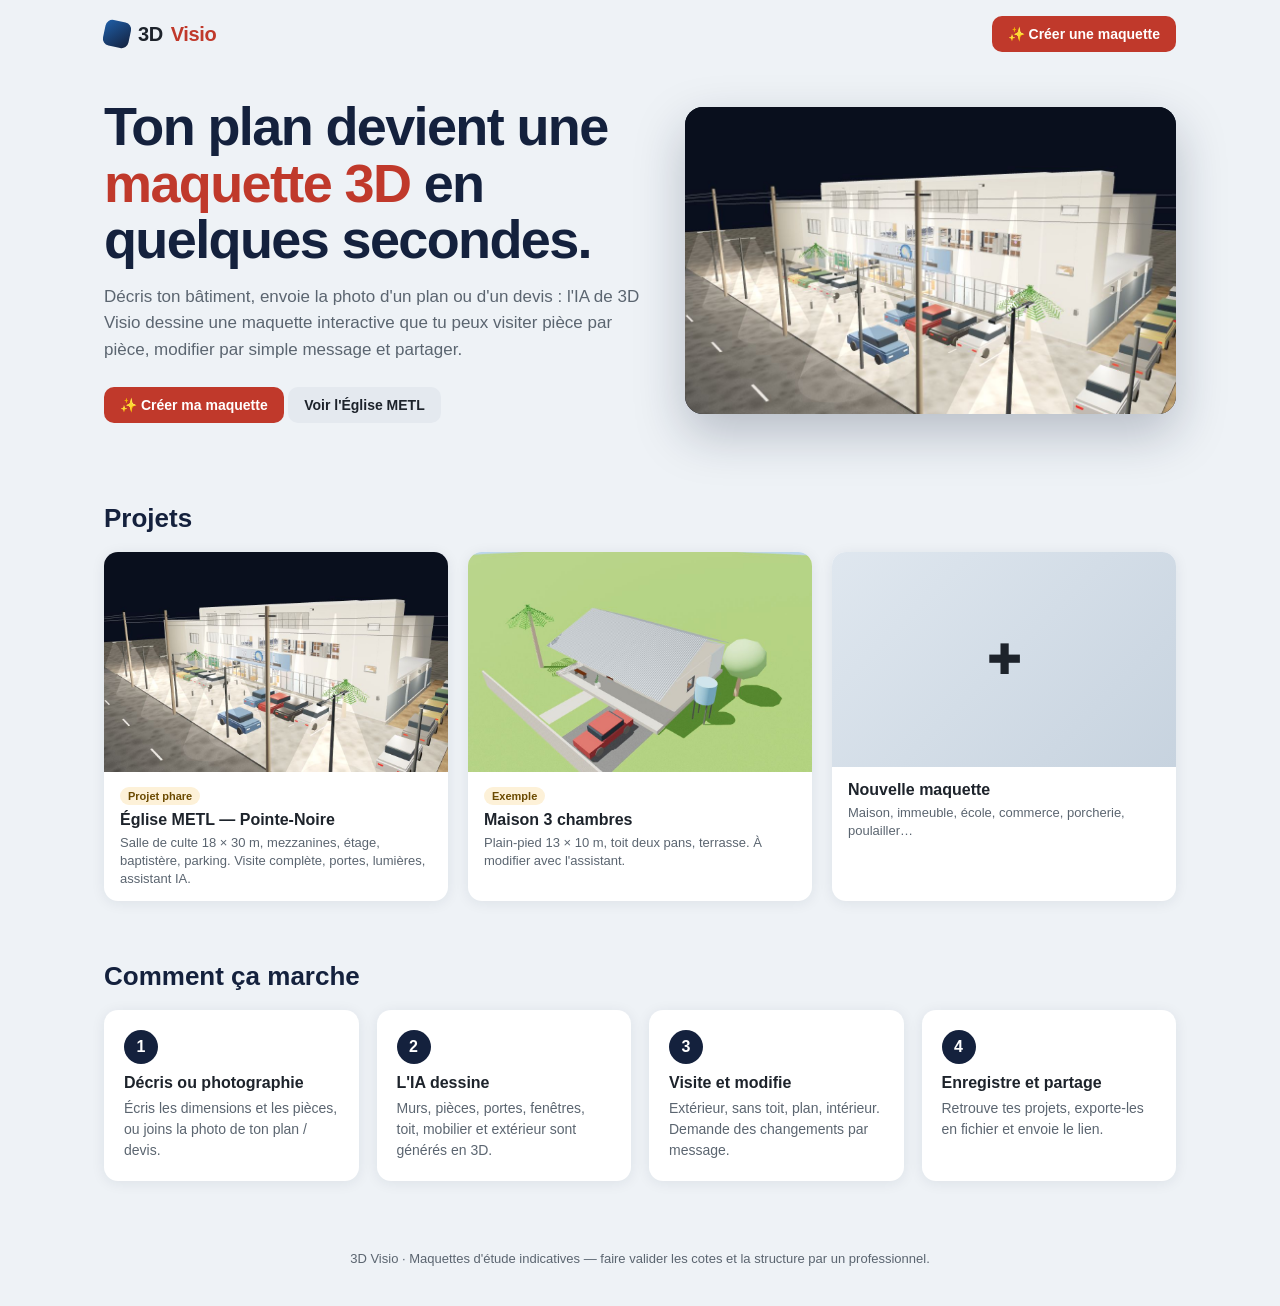
<file: index.html>
<!DOCTYPE html>
<html lang="fr"><head><meta charset="utf-8"><meta name="viewport" content="width=device-width,initial-scale=1">
<title>3D Visio — Maquettes 3D de bâtiments par l'IA</title>
<meta name="description" content="3D Visio transforme un plan, un devis ou une description en maquette 3D interactive : maisons, églises, immeubles, bâtiments agricoles.">
<link rel="stylesheet" href="/lib/visio.css">
<style>
nav{display:flex;align-items:center;justify-content:space-between;padding:16px 5vw;max-width:1200px;margin:0 auto}
.hero{max-width:1200px;margin:0 auto;padding:30px 5vw 50px;display:grid;grid-template-columns:1.1fr 1fr;gap:40px;align-items:center}
.hero h1{font-size:clamp(32px,5vw,54px);line-height:1.05;margin:0 0 16px;letter-spacing:-.03em;color:var(--navy)}.hero h1 span{color:var(--red)}
.hero p{font-size:17px;color:var(--mute);line-height:1.55;margin:0 0 24px}
.hero .shot{border-radius:18px;overflow:hidden;box-shadow:0 20px 50px rgba(20,33,61,.25);aspect-ratio:16/10;background:#0b1020}.hero .shot img{width:100%;height:100%;object-fit:cover;display:block}
section{max-width:1200px;margin:0 auto;padding:30px 5vw}h2{font-size:26px;margin:0 0 18px;color:var(--navy)}
.grid{display:grid;grid-template-columns:repeat(auto-fill,minmax(270px,1fr));gap:20px}
.proj{text-decoration:none;overflow:hidden;display:flex;flex-direction:column;transition:transform .15s}.proj:hover{transform:translateY(-3px)}
.proj .im{aspect-ratio:16/10;background:linear-gradient(135deg,#dfe7ef,#c7d3df);display:flex;align-items:center;justify-content:center;font-size:42px}.proj .im img{width:100%;height:100%;object-fit:cover}
.proj .tx{padding:14px 16px}.proj b{display:block;font-size:16px;margin-bottom:4px}.proj span{font-size:13px;color:var(--mute)}
.tag{display:inline-block;background:#fdf1d8;color:#6b4a00;font-size:11px;font-weight:700;padding:3px 8px;border-radius:10px;margin-bottom:6px}
.steps{display:grid;grid-template-columns:repeat(auto-fit,minmax(220px,1fr));gap:18px}.steps .card{padding:20px}.steps .n{width:34px;height:34px;border-radius:50%;background:var(--navy);color:#fff;display:flex;align-items:center;justify-content:center;font-weight:800;margin-bottom:10px}
.steps p{color:var(--mute);font-size:14px;line-height:1.5;margin:6px 0 0}
footer{text-align:center;color:var(--mute);font-size:13px;padding:40px 5vw}
@media(max-width:800px){.hero{grid-template-columns:1fr}}
</style></head><body>
<nav><a class="logo" href="/"><span class="cube"></span>3D<b>Visio</b></a><a class="btn primary" href="/creer/">✨ Créer une maquette</a></nav>
<div class="hero">
  <div><h1>Ton plan devient une <span>maquette 3D</span> en quelques secondes.</h1>
  <p>Décris ton bâtiment, envoie la photo d'un plan ou d'un devis : l'IA de 3D Visio dessine une maquette interactive que tu peux visiter pièce par pièce, modifier par simple message et partager.</p>
  <a class="btn primary" href="/creer/">✨ Créer ma maquette</a> <a class="btn" href="/eglise/">Voir l'Église METL</a></div>
  <a class="shot" href="/eglise/"><img src="/projets/eglise.jpg" alt="Maquette 3D de l'Église METL"></a>
</div>
<section><h2>Projets</h2><div class="grid" id="grid">
  <a class="proj card" href="/eglise/"><div class="im"><img src="/projets/eglise.jpg" alt=""></div><div class="tx"><div class="tag">Projet phare</div><b>Église METL — Pointe-Noire</b><span>Salle de culte 18 × 30 m, mezzanines, étage, baptistère, parking. Visite complète, portes, lumières, assistant IA.</span></div></a>
  <a class="proj card" href="/creer/?demo=maison"><div class="im"><img src="/projets/maison.jpg" alt=""></div><div class="tx"><div class="tag">Exemple</div><b>Maison 3 chambres</b><span>Plain-pied 13 × 10 m, toit deux pans, terrasse. À modifier avec l'assistant.</span></div></a>
  <a class="proj card" href="/creer/"><div class="im">✚</div><div class="tx"><b>Nouvelle maquette</b><span>Maison, immeuble, école, commerce, porcherie, poulailler…</span></div></a>
</div></section>
<section><h2>Comment ça marche</h2><div class="steps">
  <div class="card"><div class="n">1</div><b>Décris ou photographie</b><p>Écris les dimensions et les pièces, ou joins la photo de ton plan / devis.</p></div>
  <div class="card"><div class="n">2</div><b>L'IA dessine</b><p>Murs, pièces, portes, fenêtres, toit, mobilier et extérieur sont générés en 3D.</p></div>
  <div class="card"><div class="n">3</div><b>Visite et modifie</b><p>Extérieur, sans toit, plan, intérieur. Demande des changements par message.</p></div>
  <div class="card"><div class="n">4</div><b>Enregistre et partage</b><p>Retrouve tes projets, exporte-les en fichier et envoie le lien.</p></div>
</div></section>
<footer>3D Visio · Maquettes d'étude indicatives — faire valider les cotes et la structure par un professionnel.</footer>
<script>
(function(){let list=[];try{list=JSON.parse(localStorage.getItem('visio_projects')||'[]')}catch(e){}
if(!list.length)return;const g=document.getElementById('grid');const h=document.createElement('h2');h.textContent='Mes maquettes';h.style.margin='34px 0 18px';
const box=document.createElement('div');box.className='grid';list.forEach(p=>{const a=document.createElement('a');a.className='proj card';a.href='/creer/?p='+encodeURIComponent(p.id);
a.innerHTML='<div class="im">🏠</div><div class="tx"><b></b><span></span></div>';a.querySelector('b').textContent=p.nom||'Maquette';a.querySelector('span').textContent='Modifié le '+new Date(p.date).toLocaleDateString('fr-FR');box.appendChild(a);});
g.parentNode.appendChild(h);g.parentNode.appendChild(box);})();
</script>
</body></html>
</file>
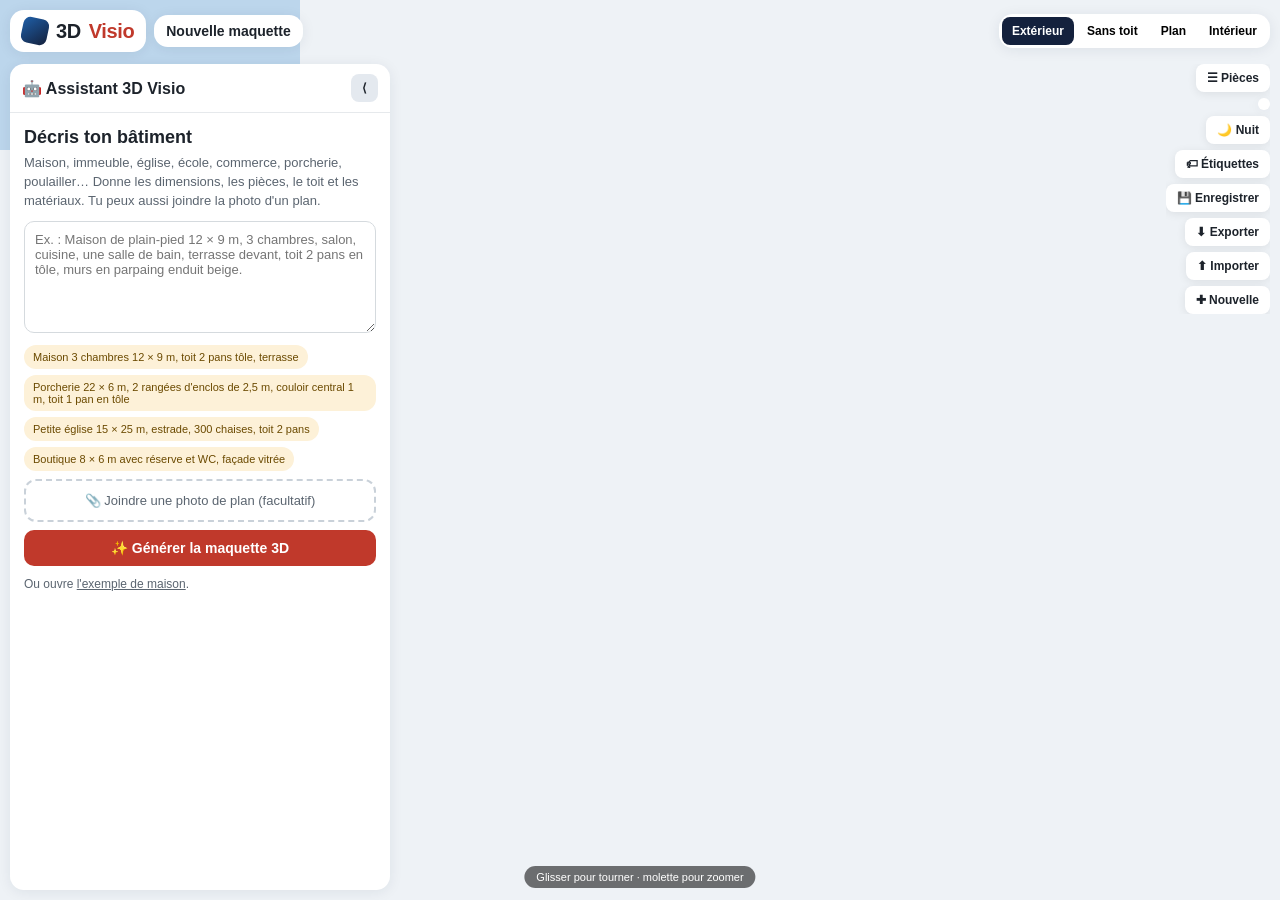
<file: creer/index.html>
<!DOCTYPE html>
<html lang="fr"><head><meta charset="utf-8"><meta name="viewport" content="width=device-width,initial-scale=1,maximum-scale=1">
<title>Créer une maquette — 3D Visio</title>
<link rel="stylesheet" href="/lib/visio.css">
<style>
html,body{height:100%;overflow:hidden}
#app{position:fixed;inset:0}
#top{position:fixed;top:10px;left:10px;right:10px;display:flex;gap:8px;align-items:center;flex-wrap:wrap;pointer-events:none;z-index:5}
#top>*{pointer-events:auto}
#title{padding:8px 12px;font-weight:700;font-size:14px;max-width:40vw;white-space:nowrap;overflow:hidden;text-overflow:ellipsis}
#views{display:flex;gap:3px;padding:3px;margin-left:auto}#views button{border:0;background:transparent;padding:7px 10px;border-radius:8px;font-weight:700;font-size:12px;cursor:pointer}#views button.on{background:var(--navy);color:#fff}
#tools{position:fixed;top:64px;right:10px;display:flex;flex-direction:column;gap:6px;align-items:flex-end;z-index:5;max-height:calc(100vh - 140px);overflow-y:auto}
#tools .btn{box-shadow:0 2px 10px rgba(0,0,0,.08);background:#fff}
#rooms{display:none;flex-direction:column;gap:4px;padding:8px;max-height:50vh;overflow:auto;width:230px}#rooms.open{display:flex}#rooms button{text-align:left;border:0;background:#eef1f4;border-radius:8px;padding:7px 9px;font-size:12px;font-weight:600;cursor:pointer}
#levels{display:flex;flex-wrap:wrap;gap:4px;padding:6px;justify-content:flex-end}#levels button{border:0;border-radius:8px;padding:6px 9px;font-size:12px;font-weight:700;cursor:pointer;background:var(--navy);color:#fff}#levels button.off{background:#dde3e9;color:#556}
#panel{position:fixed;left:10px;bottom:10px;top:64px;width:min(380px,94vw);display:flex;flex-direction:column;z-index:6;overflow:hidden;transition:transform .25s}
#panel.hidden{transform:translateX(-110%)}
#panel .hd{display:flex;justify-content:space-between;align-items:center;padding:10px 12px;border-bottom:1px solid #e6e9ec}
#wiz{padding:14px;overflow:auto}#wiz h2{margin:0 0 6px;font-size:18px}#wiz p{margin:0 0 10px;color:var(--mute);font-size:13px;line-height:1.45}
#wiz textarea,#chatIn{width:100%;border:1px solid #d5dade;border-radius:10px;padding:10px;font:inherit;font-size:13px;resize:vertical}
#wiz .ex{display:flex;flex-wrap:wrap;gap:6px;margin:8px 0}#wiz .ex button{border:0;background:#fdf1d8;color:#6b4a00;font-size:11px;padding:6px 9px;border-radius:12px;cursor:pointer;text-align:left}
#drop{border:2px dashed #c9d1d9;border-radius:12px;padding:12px;text-align:center;font-size:13px;color:var(--mute);margin:8px 0;cursor:pointer}#drop img{max-width:100%;max-height:140px;border-radius:8px;display:block;margin:6px auto 0}
#chat{display:none;flex-direction:column;flex:1;min-height:0}#chat.on{display:flex}
#log{flex:1;overflow:auto;padding:10px;display:flex;flex-direction:column;gap:7px;font-size:13px;line-height:1.4}
.m{padding:8px 11px;border-radius:12px;max-width:90%;white-space:pre-wrap}.m.u{align-self:flex-end;background:var(--navy);color:#fff}.m.a{align-self:flex-start;background:#eef1f4}
#chat .ft{display:flex;gap:6px;padding:8px;border-top:1px solid #e6e9ec}#chatIn{resize:none}
#toggle{position:fixed;left:10px;bottom:10px;z-index:7;display:none}
#hint{position:fixed;bottom:12px;left:50%;transform:translateX(-50%);background:rgba(0,0,0,.55);color:#fff;font-size:11px;padding:5px 12px;border-radius:14px;pointer-events:none;max-width:90vw;text-align:center}
#busy{display:none;position:fixed;inset:0;background:rgba(238,242,246,.6);z-index:20;align-items:center;justify-content:center;font-weight:700}#busy.on{display:flex}
#busy .spin{width:38px;height:38px;border:4px solid #c9d1d9;border-top-color:var(--red);border-radius:50%;animation:s 1s linear infinite;margin-right:12px}@keyframes s{to{transform:rotate(360deg)}}
@media(max-width:700px){#title{display:none}#panel{top:auto;height:55vh}}
</style></head><body>
<div id="app"></div>
<div id="top"><a class="logo card" href="/" style="padding:8px 12px"><span class="cube"></span>3D<b>Visio</b></a><div id="title" class="card">Nouvelle maquette</div>
<div id="views" class="card"><button data-v="ext" class="on">Extérieur</button><button data-v="notoit">Sans toit</button><button data-v="plan">Plan</button><button data-v="int">Intérieur</button></div></div>
<div id="tools">
  <button class="btn small" id="roomsBtn">☰ Pièces</button><div id="rooms" class="card"></div>
  <div id="levels" class="card"></div>
  <button class="btn small" id="nightBtn">🌙 Nuit</button>
  <button class="btn small" id="lblBtn">🏷 Étiquettes</button>
  <button class="btn small" id="saveBtn">💾 Enregistrer</button>
  <button class="btn small" id="expBtn">⬇ Exporter</button>
  <label class="btn small" style="cursor:pointer">⬆ Importer<input id="impIn" type="file" accept=".json,application/json" hidden></label>
  <button class="btn small" id="newBtn">✚ Nouvelle</button>
</div>
<aside id="panel" class="card">
  <div class="hd"><b>🤖 Assistant 3D Visio</b><button class="btn small" id="hideBtn">⟨</button></div>
  <div id="wiz">
    <h2>Décris ton bâtiment</h2>
    <p>Maison, immeuble, église, école, commerce, porcherie, poulailler… Donne les dimensions, les pièces, le toit et les matériaux. Tu peux aussi joindre la photo d'un plan.</p>
    <textarea id="desc" rows="6" placeholder="Ex. : Maison de plain-pied 12 × 9 m, 3 chambres, salon, cuisine, une salle de bain, terrasse devant, toit 2 pans en tôle, murs en parpaing enduit beige."></textarea>
    <div class="ex"><button>Maison 3 chambres 12 × 9 m, toit 2 pans tôle, terrasse</button><button>Porcherie 22 × 6 m, 2 rangées d'enclos de 2,5 m, couloir central 1 m, toit 1 pan en tôle</button><button>Petite église 15 × 25 m, estrade, 300 chaises, toit 2 pans</button><button>Boutique 8 × 6 m avec réserve et WC, façade vitrée</button></div>
    <div id="drop">📎 Joindre une photo de plan (facultatif)<input id="planIn" type="file" accept="image/*" hidden><div id="planPrev"></div></div>
    <button class="btn primary" id="genBtn" style="width:100%;justify-content:center">✨ Générer la maquette 3D</button>
    <p style="margin-top:10px;font-size:12px">Ou ouvre <a href="/creer/?demo=maison">l'exemple de maison</a>.</p>
  </div>
  <div id="chat"><div id="log"></div><div class="ft"><textarea id="chatIn" rows="2" placeholder="Demande une modification… (ex. ajoute une chambre au nord, toit en tuiles)"></textarea><button class="btn primary" id="sendBtn">➤</button></div></div>
</aside>
<button class="btn dark" id="toggle">🤖 Assistant</button>
<div id="hint">Glisser pour tourner · molette pour zoomer</div>
<div id="busy"><div class="spin"></div><span id="busyTxt">L'IA dessine ta maquette…</span></div>
<script src="/lib/three.min.js"></script><script src="/lib/OrbitControls.js"></script><script src="/lib/engine.js"></script><script src="/lib/ai.js"></script>
<script>
(function(){
const $=id=>document.getElementById(id);
const V=Visio.Viewer($('app'),{onView:v=>{document.querySelectorAll('#views button').forEach(b=>b.classList.toggle('on',b.dataset.v===v));$('hint').textContent=v==='int'?'Souris : regarder · Z/W avancer · S reculer · Q/A–D côté · ←→ tourner · PgUp/PgDn monter · Maj courir':'Glisser pour tourner · molette pour zoomer';}});
let spec=null,pid=null,hist=[],planB64=null,night=false;
const store={all(){try{return JSON.parse(localStorage.getItem('visio_projects')||'[]')}catch(e){return []}},save(list){try{localStorage.setItem('visio_projects',JSON.stringify(list))}catch(e){}}};
function show(s){spec=Visio.normalize(s);V.load(spec);$('title').textContent=spec.nom||'Maquette';document.title=(spec.nom||'Maquette')+' — 3D Visio';
  const m=V.model;$('rooms').innerHTML=m.rooms.map(r=>`<button data-r="${r.id}">${r.nom} <small style="color:#889">(${m.levels[r.niveau].nom})</small></button>`).join('');
  $('levels').innerHTML=m.levels.map((l,i)=>`<button data-l="${i}">${l.nom}</button>`).join('');$('wiz').style.display='none';$('chat').classList.add('on');}
function save(){if(!spec)return;const list=store.all();if(!pid)pid='p'+Date.now();const i=list.findIndex(p=>p.id===pid);const item={id:pid,nom:spec.nom,date:Date.now(),spec};if(i>=0)list[i]=item;else list.unshift(item);store.save(list.slice(0,30));history.replaceState(null,'','/creer/?p='+pid);}
function add(role,t){const d=document.createElement('div');d.className='m '+role;d.textContent=t;$('log').appendChild(d);$('log').scrollTop=1e9;return d;}
const tools=[
 {name:'definir_maquette',description:"Crée ou remplace entièrement la maquette 3D. Fournis TOUJOURS la maquette complète (toutes les pièces, ouvertures, mobilier, toit, extérieur), y compris ce qui ne change pas.",inputSchema:Visio.SCHEMA,execute:(s)=>{show(s);save();const m=V.model;return `Maquette affichée : ${m.rooms.length} pièces, ${m.levels.length} niveau(x), emprise ${(m.bounds.maxX-m.bounds.minX).toFixed(1)} × ${(m.bounds.maxZ-m.bounds.minZ).toFixed(1)} m.`;}},
 {name:'aller_piece',description:'Entre dans une pièce (id) en vue intérieure.',inputSchema:{type:'object',properties:{id:{type:'string'}},required:['id']},execute:({id})=>V.goRoom(id)?'ok':'pièce introuvable'},
 {name:'vue',description:'Change la vue : ext, notoit, plan, int.',inputSchema:{type:'object',properties:{v:{type:'string',enum:['ext','notoit','plan','int']}},required:['v']},execute:({v})=>{V.setView(v);return 'ok';}},
 {name:'nuit',description:'Active (true) ou désactive (false) le mode nuit.',inputSchema:{type:'object',properties:{on:{type:'boolean'}},required:['on']},execute:({on})=>{night=on;V.setNight(on);return 'ok';}}];
function system(){return `Tu es l'architecte IA de 3D Visio. Tu crées et modifies des maquettes 3D de bâtiments (maisons, immeubles, églises, écoles, commerces, bâtiments agricoles…) à partir de descriptions, de devis ou de photos de plans. Tu réponds en français, en phrases courtes, étape par étape.
Pour créer ou modifier une maquette, appelle l'outil definir_maquette avec la maquette COMPLÈTE. Ensuite, résume en 3 à 6 lignes : dimensions, pièces, et les points à vérifier (cotes manquantes ou contradictoires et la valeur choisie).
Si la demande vient d'une photo de plan : lis toutes les cotes, pièces, murs, portes et fenêtres ; respecte les proportions.
${Visio.GUIDE}
${spec?'MAQUETTE ACTUELLE (JSON) :\n'+JSON.stringify(spec):'Aucune maquette pour le moment.'}`;}
let busy=false;
async function ask(text,withImage){if(busy)return;busy=true;$('sendBtn').disabled=$('genBtn').disabled=true;$('busy').classList.add('on');$('busyTxt').textContent=spec?"L'IA modifie la maquette…":"L'IA dessine ta maquette… (20 à 60 s)";
  add('u',text);const out=add('a','…');
  try{const content=withImage&&planB64?[{type:'image',source:{type:'base64',media_type:'image/jpeg',data:planB64}},{type:'text',text}]:text;
    const msgs=hist.concat([{role:'user',content}]);
    const r=await VisioAI.loop({system:system(),messages:msgs,tools,tool_choice:spec?undefined:{type:'tool',name:'definir_maquette'},max_tokens:16000,onText:({text})=>{out.textContent=text;}});
    out.textContent=r.text||'Maquette mise à jour.';hist.push({role:'user',content:text},{role:'assistant',content:out.textContent});if(hist.length>12)hist=hist.slice(-12);}
  catch(e){out.textContent=e.code==='rate_limited'?'Trop de demandes, réessaie dans quelques minutes.':e.code==='not_configured'?"Le site n'a pas encore de clé IA configurée (voir le guide de mise en ligne).":'Erreur : '+e.message;}
  finally{busy=false;$('sendBtn').disabled=$('genBtn').disabled=false;$('busy').classList.remove('on');}}
$('genBtn').onclick=()=>{const t=$('desc').value.trim()||(planB64?'Crée la maquette 3D à partir de ce plan.':'');if(!t)return $('desc').focus();$('wiz').style.display='none';$('chat').classList.add('on');ask(t,true);};
document.querySelectorAll('#wiz .ex button').forEach(b=>b.onclick=()=>{$('desc').value=b.textContent;});
$('drop').onclick=()=>$('planIn').click();$('planIn').onchange=async e=>{const f=e.target.files[0];if(!f)return;planB64=await VisioAI.imageToBase64(f);$('planPrev').innerHTML=`<img src="data:image/jpeg;base64,${planB64}">`;};
$('sendBtn').onclick=()=>{const t=$('chatIn').value.trim();if(!t)return;$('chatIn').value='';ask(t,false);};
$('chatIn').addEventListener('keydown',e=>{if(e.key==='Enter'&&!e.shiftKey){e.preventDefault();$('sendBtn').click();}});
document.querySelectorAll('#views button').forEach(b=>b.onclick=()=>{if(spec)V.setView(b.dataset.v);});
$('roomsBtn').onclick=()=>$('rooms').classList.toggle('open');$('rooms').onclick=e=>{const b=e.target.closest('button');if(b){V.goRoom(b.dataset.r);if(innerWidth<700)$('rooms').classList.remove('open');}};
$('levels').onclick=e=>{const b=e.target.closest('button');if(!b)return;const off=b.classList.toggle('off');V.setLevelVisible(+b.dataset.l,!off);};
$('nightBtn').onclick=()=>{night=!night;V.setNight(night);$('nightBtn').textContent=night?'☀️ Jour':'🌙 Nuit';};
$('lblBtn').onclick=()=>{V.labels=!V.labels;};
$('saveBtn').onclick=()=>{save();$('saveBtn').textContent='✓ Enregistré';setTimeout(()=>$('saveBtn').textContent='💾 Enregistrer',1500);};
$('expBtn').onclick=()=>{if(!spec)return;const a=document.createElement('a');a.href=URL.createObjectURL(new Blob([JSON.stringify(spec,null,2)],{type:'application/json'}));a.download=(spec.nom||'maquette').replace(/[^\w\-]+/g,'_')+'.json';a.click();};
$('impIn').onchange=async e=>{const f=e.target.files[0];if(!f)return;try{const s=JSON.parse(await f.text());pid=null;show(s);save();add('a','Maquette importée.');}catch(err){alert('Fichier invalide');}};
$('newBtn').onclick=()=>{location.href='/creer/';};
$('hideBtn').onclick=()=>{$('panel').classList.add('hidden');$('toggle').style.display='inline-flex';};$('toggle').onclick=()=>{$('panel').classList.remove('hidden');$('toggle').style.display='none';};
// chargement initial
const q=new URLSearchParams(location.search);
if(q.get('demo')){fetch('/projets/'+q.get('demo').replace(/[^\w-]/g,'')+'-demo.json').then(r=>r.json()).then(s=>{show(s);add('a','Voici l\'exemple. Demande-moi une modification, par ex. « ajoute un étage avec 2 chambres » ou « toit en tuiles rouges ».');});}
else if(q.get('p')){const it=store.all().find(p=>p.id===q.get('p'));if(it){pid=it.id;show(it.spec);add('a','Projet chargé. Que veux-tu modifier ?');}}
})();
</script></body></html>
</file>
<file: lib/visio.css>
:root{--navy:#14213d;--blue:#1f5fa8;--red:#c0392b;--bg:#eef2f6;--card:#fff;--ink:#1d232b;--mute:#5b6570}
*{box-sizing:border-box}html,body{margin:0;font-family:-apple-system,"Segoe UI",Roboto,Inter,sans-serif;color:var(--ink);background:var(--bg)}
a{color:inherit}
.btn{display:inline-flex;align-items:center;gap:6px;border:0;border-radius:10px;padding:10px 16px;font-weight:700;font-size:14px;cursor:pointer;text-decoration:none;background:#e4e9ef;color:var(--ink)}
.btn.primary{background:var(--red);color:#fff}.btn.dark{background:var(--navy);color:#fff}.btn.small{padding:7px 11px;font-size:12px;border-radius:8px}
.btn:disabled{opacity:.5;cursor:default}
.logo{font-weight:900;font-size:20px;letter-spacing:-.02em;text-decoration:none;display:flex;align-items:center;gap:8px}.logo b{color:var(--red)}
.logo .cube{width:26px;height:26px;border-radius:7px;background:linear-gradient(135deg,var(--blue),var(--navy));display:inline-block;transform:rotate(12deg)}
.card{background:var(--card);border-radius:14px;box-shadow:0 2px 14px rgba(20,33,61,.08)}
/* viewer */
.v-labels{position:absolute;inset:0;pointer-events:none;overflow:hidden}
.v-lbl{position:absolute;left:0;top:0;background:rgba(20,33,61,.88);color:#fff;font-size:11px;padding:3px 7px;border-radius:6px;white-space:nowrap;text-align:center}
.v-lbl small{display:block;opacity:.75;font-size:10px}
</file>
